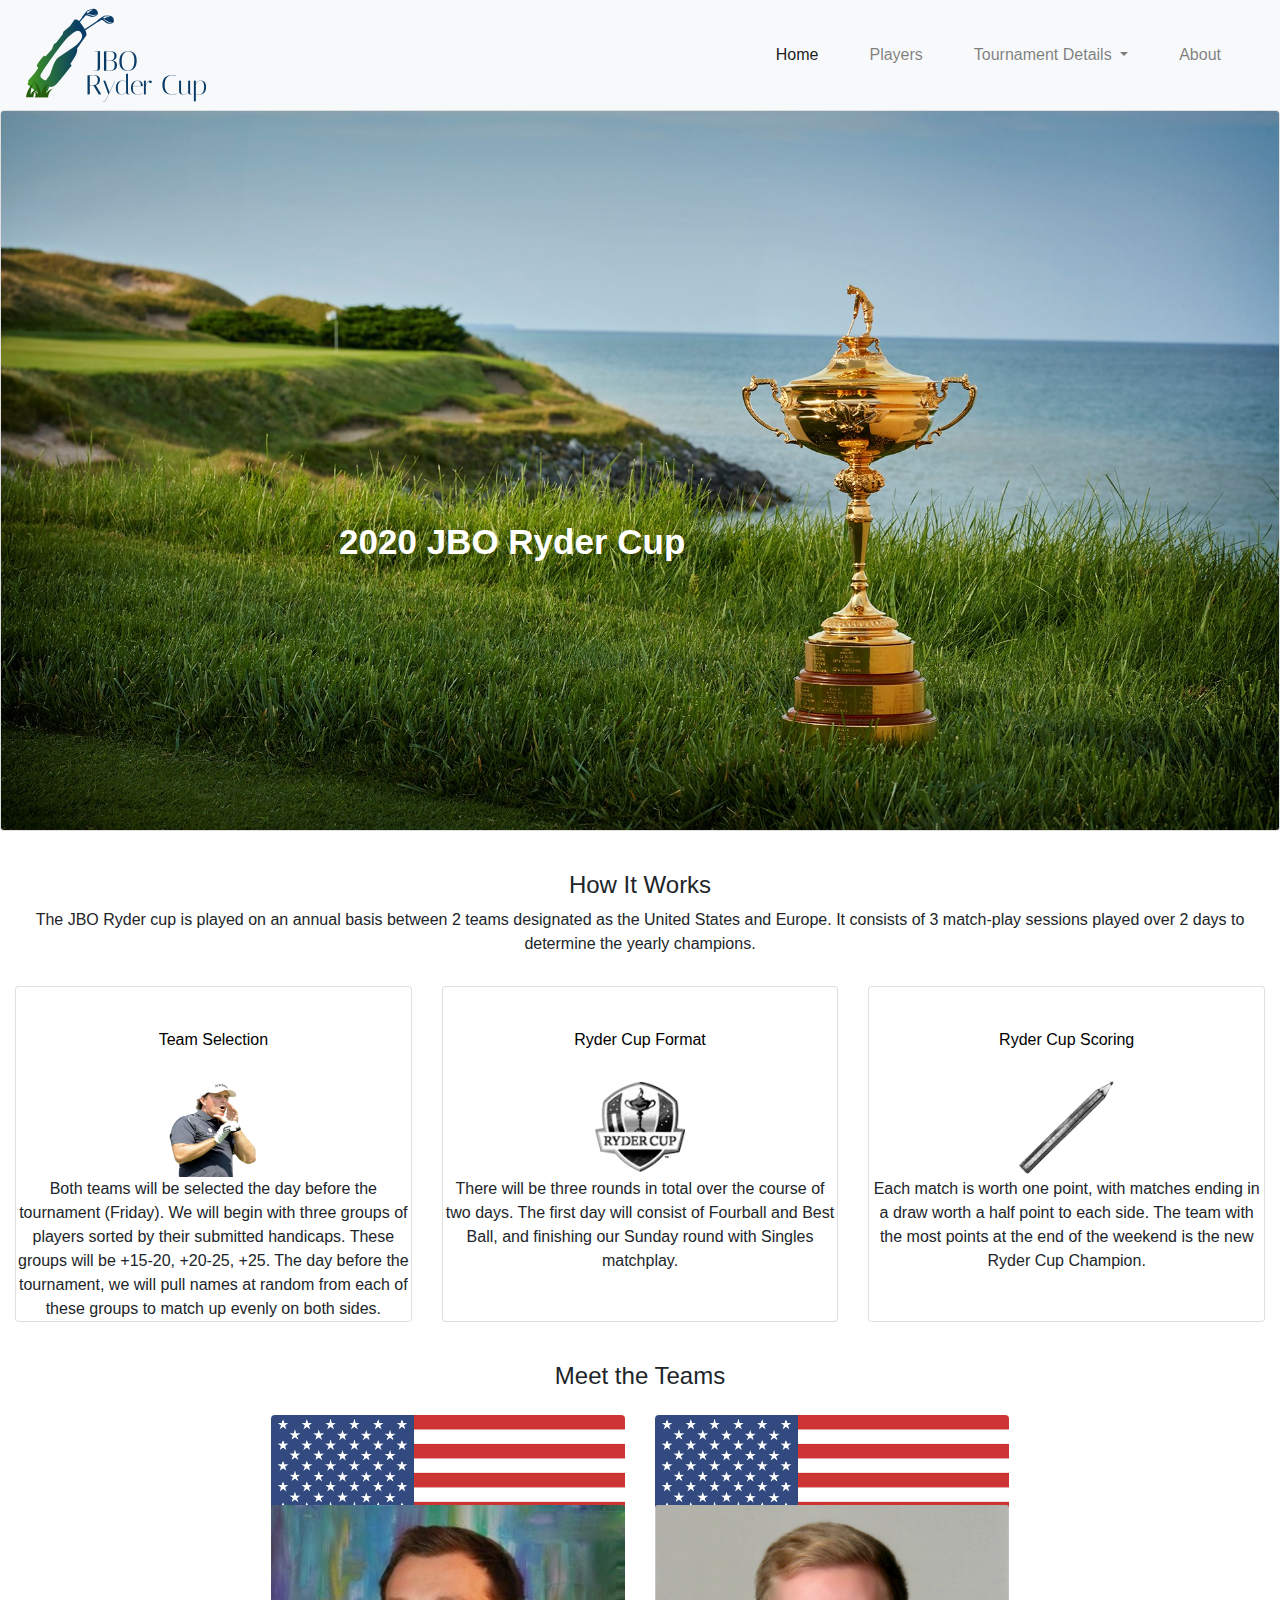
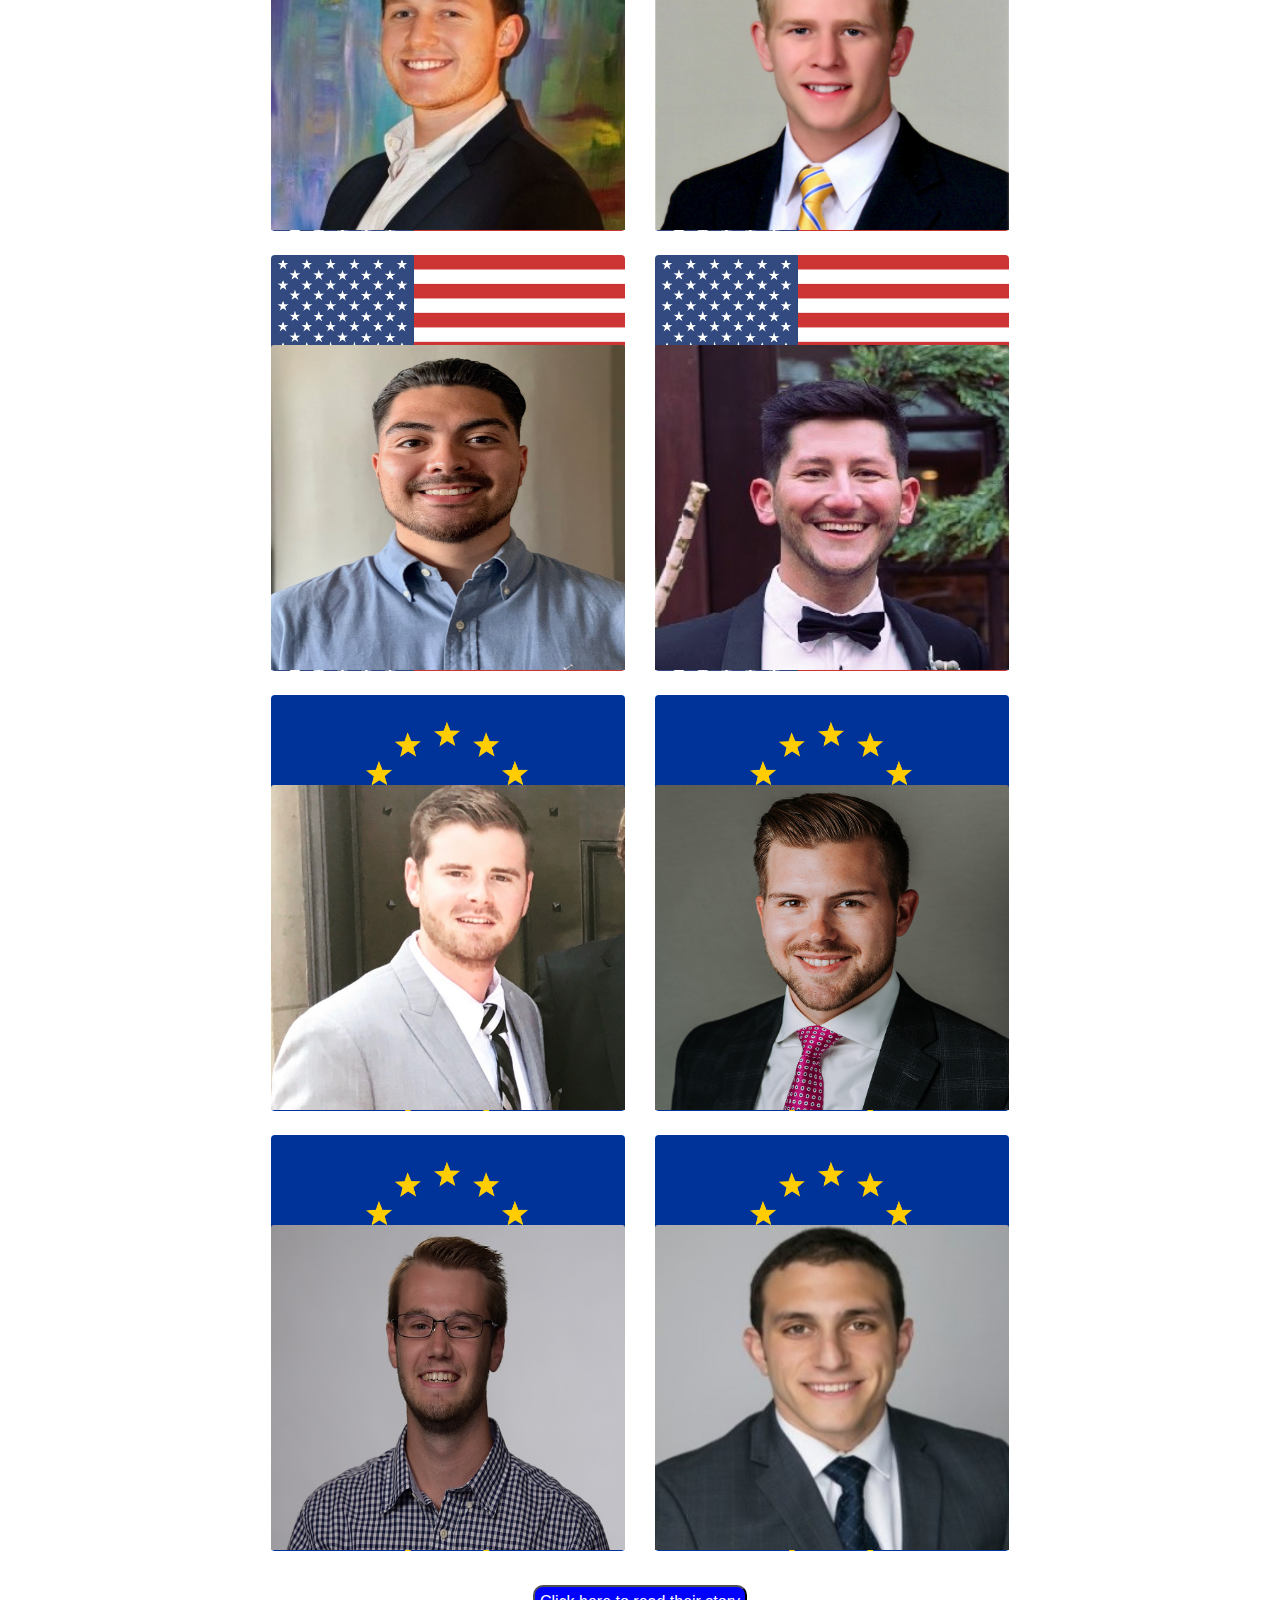
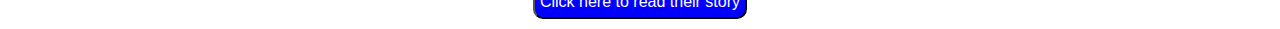
<file: index.html>
<!DOCTYPE html>
<html lang="en">

<head>
  <meta charset="UTF-8">
  <meta name="viewport" content="width=device-width, initial-scale=1.0">
  <link rel="stylesheet" href="https://stackpath.bootstrapcdn.com/bootstrap/4.5.1/css/bootstrap.min.css"
    crossorigin="anonymous">
  <link rel="stylesheet" href="styles.css">
  <title>JBO Ryder Cup</title>
</head>

<body>
  <!-- navbar -->
  <nav class="navbar navbar-expand-lg navbar-light bg-light">
    <a class="navbar-brand" href="./index.html"><img class="brand" src="./assets/logo.png"></a>
    <button class="navbar-toggler" type="button" data-toggle="collapse" data-target="#navbarSupportedContent"
      aria-controls="navbarSupportedContent" aria-expanded="false" aria-label="Toggle navigation">
      <span class="navbar-toggler-icon"></span>
    </button>
    <div class="collapse navbar-collapse" id="navbarSupportedContent">
      <ul class="navbar-nav ml-auto">
        <li class="nav-item active">
          <a class="nav-link" href="./index.html">Home<span class="sr-only">(current)</span></a>
        </li>
        <li class="nav-item">
          <a class="nav-link" href="./players.html">Players</a>
        </li>
        <li class="nav-item dropdown">
          <a class="nav-link dropdown-toggle" href="#" id="navbarDropdown" role="button" data-toggle="dropdown"
            aria-haspopup="true" aria-expanded="false">
            Tournament Details
          </a>
          <div class="dropdown-menu" aria-labelledby="navbarDropdown">
            <a class="dropdown-item" href="./courses.html">Golf Courses</a>
            <a class="dropdown-item" href="./hospitality.html">Hospitality</a>
          </div>
        </li>
        <li class="nav-item">
          <a class="nav-link" href="./about.html">About</a>
        </li>
      </ul>
    </div>
  </nav>

  <!-- homepage image with text over -->
  <div class="media-hp card text-white">
    <img src="./assets/homepage.png" id="homepage-img" class="card-img" alt="ryder cup image">
    <div class="card-img-overlay">
      <h5 class="hp-img-title">2020 JBO Ryder Cup</h5>
    </div>
  </div>

  <!-- how it works section -->
  <div id="howItWorks">
    <div id="howInfo">
      <h4>How It Works</h4>
      <div>The JBO Ryder cup is played on an annual basis between 2 teams designated as the United States and Europe. It
        consists of 3 match-play sessions played over 2 days to determine the yearly champions.</div>
    </div>
    <div class="card-deck homeInfo">
      <div class="card">
        <img
          src="./assets/teamSelection.jpg"
          class="card-img-top howItWorksImg" alt="team selection">
        <div class="card-body">
          <h6 class="card-title">Team Selection</h6>
          <p class="card-text">Both teams will be selected the day before the tournament (Friday). We will begin with
            three groups of players sorted by their submitted handicaps. These groups will be +15-20, +20-25, +25. The
            day before the tournament, we will pull names at random from each of these groups to match up evenly on both
            sides.</p>
        </div>
      </div>
      <div class="card">
        <img
          src="./assets/ryderCupImg.jpg"
          class="card-img-top howItWorksImg" alt="...">
        <div class="card-body">
          <h6 class="card-title">Ryder Cup Format</h6>
          <p class="card-text">There will be three rounds in total over the course of two days. The first day will
            consist of Fourball and Best Ball, and finishing our Sunday round with Singles matchplay.</p>
        </div>
      </div>
      <div class="card">
        <img
          src="./assets/pencil.jpg"
          class="card-img-top howItWorksImg" alt="...">
        <div class="card-body">
          <h6 class="card-title">Ryder Cup Scoring</h6>
          <p class="card-text">Each match is worth one point, with matches ending in a draw worth a half point to each
            side. The team with the most points at the end of the weekend is the new Ryder Cup Champion.</p>
        </div>
      </div>
    </div>
  </div>


  <h4 id="meetThePlayers">Meet the Teams</h4>
  <!-- player pictures -->
  <div class="row row-cols-1 row-cols-md-2 player-cards" id="player-cards">
    <div class="col mb-4">
      <div class="teamOne card player">
        <img src="./assets/Trace.jpg" class="card-img-top homepagePlayers" alt="...">

        <div class="card-body">
          <!-- <h5 class="card-title">Matthew Zabrin</h5> -->
        </div>
      </div>
    </div>
    <div class="col mb-4">
      <div class="teamOne card player">
        <img src="./assets/bayS.jpg" class="card-img-top homepagePlayers" alt="...">
        <div class="card-body">
          <!-- <h5 class="card-title">Zachary Bay</h5> -->
        </div>
      </div>
    </div>
    <div class="col mb-4">
      <div class="teamOne card player">
        <img src="./assets/murg.jpg" class="card-img-top homepagePlayers" alt="...">
        <div class="card-body">
          <!-- <h5 class="card-title">Jason Dubois</h5> -->
        </div>
      </div>
    </div>
    <div class="col mb-4">
      <div class="teamOne card player">
        <img src="./assets/chase.jpg" class="card-img-top homepagePlayers" alt="...">

        <div class="card-body">
          <!-- <h5 class="card-title">Kieran Lynch</h5> -->
        </div>
      </div>
    </div>
    <div class="col mb-4">
      <div class="teamTwo card player">
        <img src="./assets/duboisS.jpg" class="card-img-top homepagePlayers" alt="...">

        <div class="card-body">
          <!-- <h5 class="card-title">Eric Sagadin</h5> -->
        </div>
      </div>
    </div>
    <div class="col mb-4">
      <div class="teamTwo card player">
        <img src="./assets/ericS.jpg" class="card-img-top homepagePlayers" alt="...">
        <div class="card-body">
          <!-- <h5 class="card-title">Steven Murgia</h5> -->
        </div>
      </div>
    </div>
    <div class="col mb-4">
      <div class="teamTwo card player">
        <img src="./assets/KieranHeadshot.jpg" class="card-img-top homepagePlayers" alt="...">
        <div class="card-body">
          <!-- <h5 class="card-title">Chase Smith</h5> -->
        </div>
      </div>
    </div>
    <div class="col mb-4">
      <div class="teamTwo card player">
        <img src="./assets/chewyS.jpg" class="card-img-top homepagePlayers" alt="...">
        <div class="card-body">
          <!-- <h5 class="card-title">Trace Linhart</h5> -->
        </div>
      </div>
    </div>
  </div>
  <div id="playersButton">
    <a href="./players.html">
      <button>
        <h6>Click here to read their story</h6>
      </button>
    </a>
  </div>

  <!-- linking jquery and everything else for bootstrap -->
  <script src="https://code.jquery.com/jquery-3.5.1.slim.min.js"
    integrity="sha384-DfXdz2htPH0lsSSs5nCTpuj/zy4C+OGpamoFVy38MVBnE+IbbVYUew+OrCXaRkfj"
    crossorigin="anonymous"></script>
  <script src="https://cdn.jsdelivr.net/npm/popper.js@1.16.1/dist/umd/popper.min.js"
    integrity="sha384-9/reFTGAW83EW2RDu2S0VKaIzap3H66lZH81PoYlFhbGU+6BZp6G7niu735Sk7lN"
    crossorigin="anonymous"></script>
  <script src="https://stackpath.bootstrapcdn.com/bootstrap/4.5.1/js/bootstrap.min.js"
    integrity="sha384-XEerZL0cuoUbHE4nZReLT7nx9gQrQreJekYhJD9WNWhH8nEW+0c5qq7aIo2Wl30J"
    crossorigin="anonymous"></script>
</body>

</html>
</file>
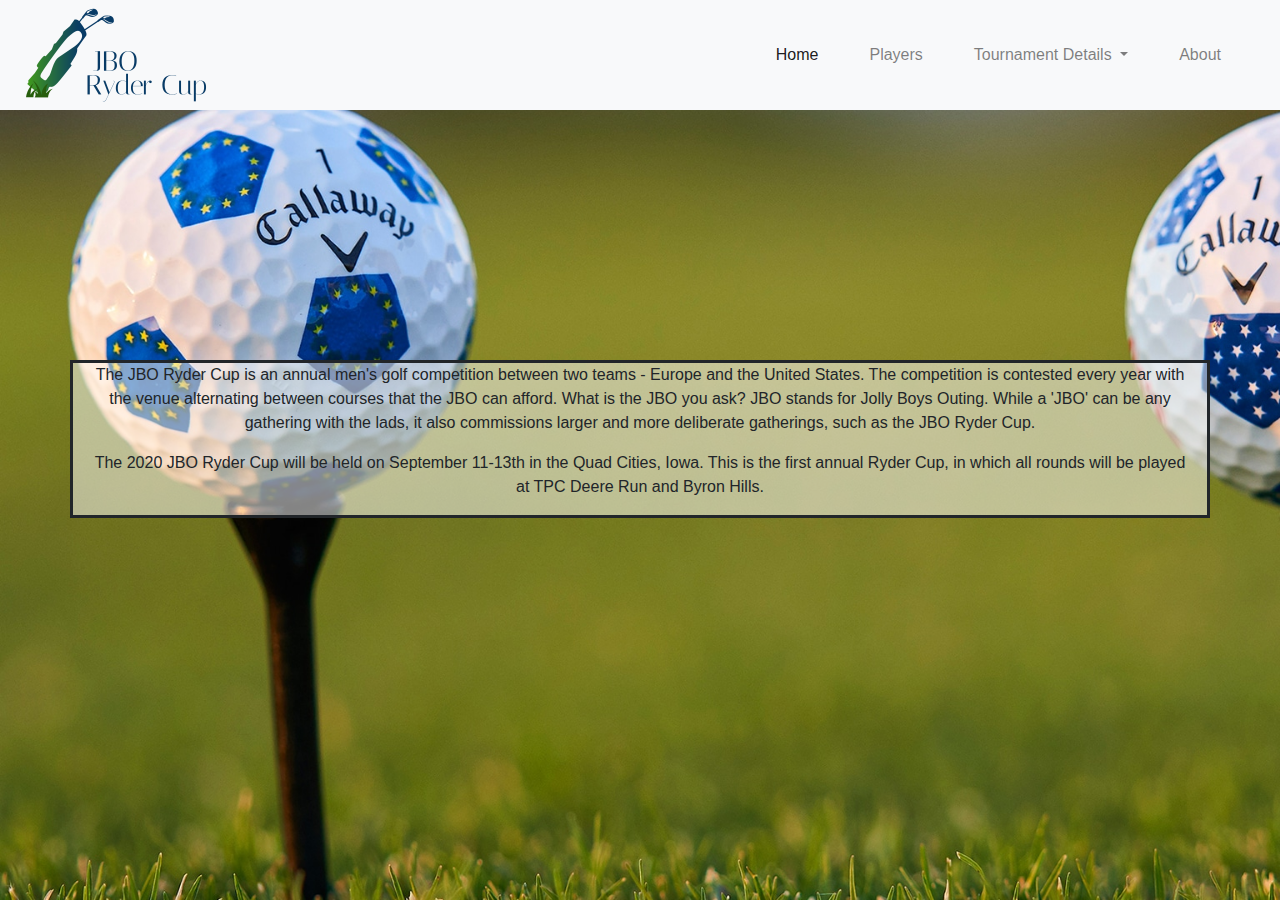
<file: about.html>
<!DOCTYPE html>
<html lang="en">
<head>
    <meta charset="UTF-8">
    <meta name="viewport" content="width=device-width, initial-scale=1.0">
    <link rel="stylesheet" href="https://stackpath.bootstrapcdn.com/bootstrap/4.5.1/css/bootstrap.min.css"
        crossorigin="anonymous">
    <link rel="stylesheet" href="styles.css">
    <title>About</title>
</head>
<body id="aboutField">
    <nav class="navbar navbar-expand-lg navbar-light bg-light">
        <a class="navbar-brand" href="./index.html"><img class="brand" src="./assets/logo.png"></a>
        <button class="navbar-toggler" type="button" data-toggle="collapse" data-target="#navbarSupportedContent"
            aria-controls="navbarSupportedContent" aria-expanded="false" aria-label="Toggle navigation">
            <span class="navbar-toggler-icon"></span>
        </button>
        <div class="collapse navbar-collapse" id="navbarSupportedContent">
            <ul class="navbar-nav ml-auto">
                <li class="nav-item active">
                    <a class="nav-link" href="./index.html">Home<span class="sr-only">(current)</span></a>
                </li>
                <li class="nav-item">
                    <a class="nav-link" href="./players.html">Players</a>
                </li>
                <li class="nav-item dropdown">
                    <a class="nav-link dropdown-toggle" href="#" id="navbarDropdown" role="button"
                        data-toggle="dropdown" aria-haspopup="true" aria-expanded="false">
                        Tournament Details
                    </a>
                    <div class="dropdown-menu" aria-labelledby="navbarDropdown">
                        <a class="dropdown-item" href="./courses.html">Golf Courses</a>
                        <a class="dropdown-item" href="./hospitality.html">Hospitality</a>
                    </div>
                </li>
                <li class="nav-item">
                    <a class="nav-link" href="./about.html">About</a>
                </li>
            </ul>
        </div>
    </nav>

    <main id="aboutInfo">
        <div id="aboutSection" class="container">
            <p>
                The JBO Ryder Cup is an annual men's golf competition between two teams - Europe and the United States. The competition is contested every year with the venue alternating between courses that the JBO can afford. What is the JBO you ask? JBO stands for Jolly Boys Outing. While a 'JBO' can be any gathering with the lads, it also commissions larger and more deliberate gatherings, such as the JBO Ryder Cup.
            </p>
            <p>
                The 2020 JBO Ryder Cup will be held on September 11-13th in the Quad Cities, Iowa. This is the first annual Ryder Cup, in which all rounds will be played at TPC Deere Run and Byron Hills.
            </p>
        </div>
    </main>
    



    <!-- linking jquery and everything else for bootstrap -->
    <script src="https://code.jquery.com/jquery-3.5.1.slim.min.js"
        integrity="sha384-DfXdz2htPH0lsSSs5nCTpuj/zy4C+OGpamoFVy38MVBnE+IbbVYUew+OrCXaRkfj"
        crossorigin="anonymous"></script>
    <script src="https://cdn.jsdelivr.net/npm/popper.js@1.16.1/dist/umd/popper.min.js"
        integrity="sha384-9/reFTGAW83EW2RDu2S0VKaIzap3H66lZH81PoYlFhbGU+6BZp6G7niu735Sk7lN"
        crossorigin="anonymous"></script>
    <script src="https://stackpath.bootstrapcdn.com/bootstrap/4.5.1/js/bootstrap.min.js"
        integrity="sha384-XEerZL0cuoUbHE4nZReLT7nx9gQrQreJekYhJD9WNWhH8nEW+0c5qq7aIo2Wl30J"
        crossorigin="anonymous"></script>
</body>
</html>
</file>
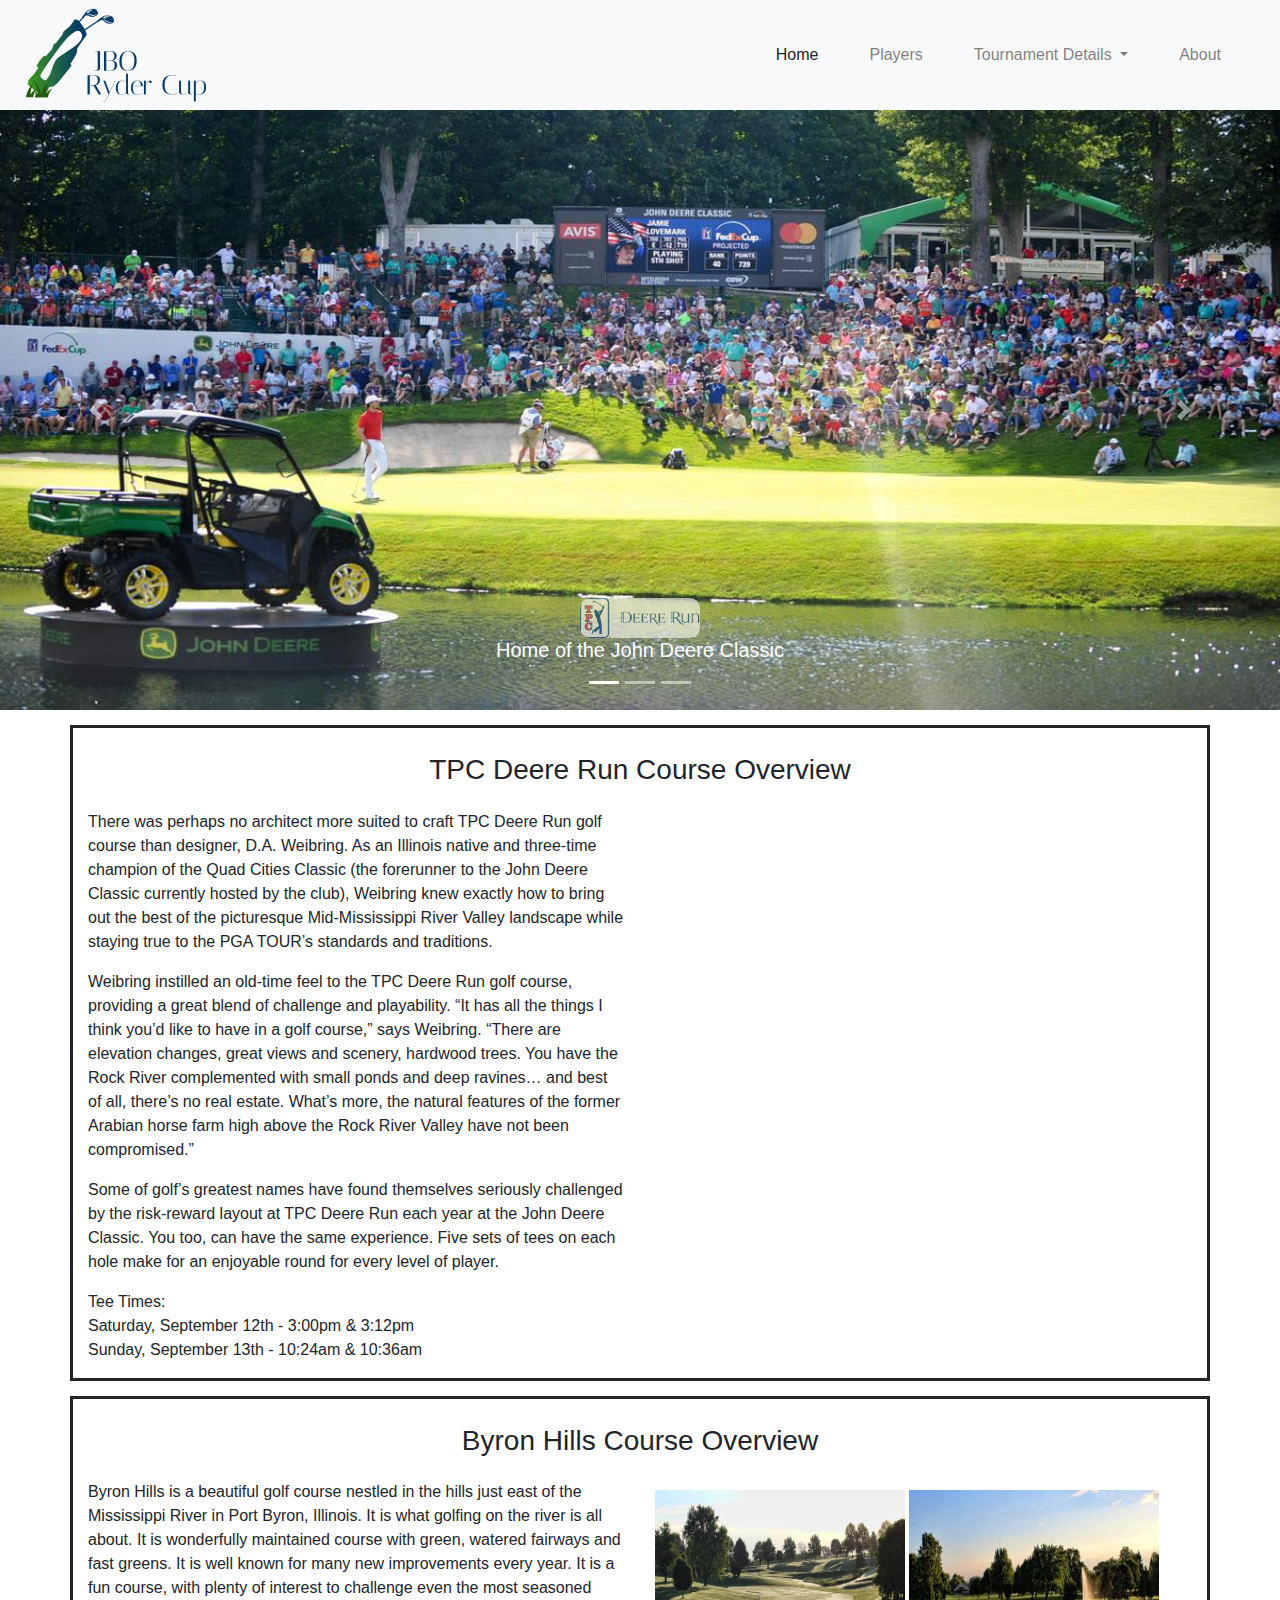
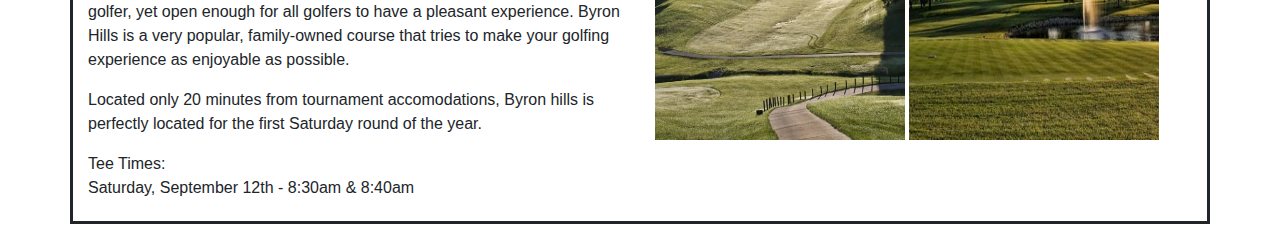
<file: courses.html>
<!DOCTYPE html>
<html lang="en">

<head>
    <meta charset="UTF-8">
    <meta name="viewport" content="width=device-width, initial-scale=1.0">
    <link rel="stylesheet" href="https://stackpath.bootstrapcdn.com/bootstrap/4.5.1/css/bootstrap.min.css"
        crossorigin="anonymous">
    <link rel="stylesheet" href="styles.css">
    <title>Courses</title>
</head>

<body>
    <nav class="navbar navbar-expand-lg navbar-light bg-light">
        <a class="navbar-brand" href="./index.html"><img class="brand" src="./assets/logo.png"></a>
        <button class="navbar-toggler" type="button" data-toggle="collapse" data-target="#navbarSupportedContent"
            aria-controls="navbarSupportedContent" aria-expanded="false" aria-label="Toggle navigation">
            <span class="navbar-toggler-icon"></span>
        </button>
        <div class="collapse navbar-collapse" id="navbarSupportedContent">
            <ul class="navbar-nav ml-auto">
                <li class="nav-item active">
                    <a class="nav-link" href="./index.html">Home<span class="sr-only">(current)</span></a>
                </li>
                <li class="nav-item">
                    <a class="nav-link" href="./players.html">Players</a>
                </li>
                <li class="nav-item dropdown">
                    <a class="nav-link dropdown-toggle" href="#" id="navbarDropdown" role="button"
                        data-toggle="dropdown" aria-haspopup="true" aria-expanded="false">
                        Tournament Details
                    </a>
                    <div class="dropdown-menu" aria-labelledby="navbarDropdown">
                        <a class="dropdown-item" href="./courses.html">Golf Courses</a>
                        <a class="dropdown-item" href="./hospitality.html">Hospitality</a>
                    </div>
                </li>
                <li class="nav-item">
                    <a class="nav-link" href="./about.html">About</a>
                </li>
            </ul>
        </div>
    </nav>

    <div id="carouselExampleCaptions" class="carousel slide" data-ride="carousel">
        <ol class="carousel-indicators">
            <li data-target="#carouselExampleCaptions" data-slide-to="0" class="active"></li>
            <li data-target="#carouselExampleCaptions" data-slide-to="1"></li>
            <li data-target="#carouselExampleCaptions" data-slide-to="2"></li>
        </ol>
        <div class="carousel-inner">
            <div class="carousel-item active">
                <img src="./assets/crowd.jpg" class="d-block w-100" alt="...">
                <div class="carousel-caption d-none d-md-block">
                    <img src="./assets/tpcLogo.jpg" class="TPCLOGO">
                    <h5>Home of the John Deere Classic</h5>
                </div>
            </div>
            <div class="carousel-item">
                <img src="./assets/hole 18.jpg" class="d-block w-100" alt="...">
                <div class="carousel-caption d-none d-md-block">
                    <img src="./assets/tpcLogo.jpg" class="TPCLOGO">
                    <h5>Hole 18</h5>
                </div>
            </div>
            <div class="carousel-item">
                <img src="./assets/hole16.jpg" class="d-block w-100" alt="...">
                <div class="carousel-caption d-none d-md-block">
                    <img src="./assets/tpcLogo.jpg" class="TPCLOGO">
                    <h5>Rolling hills looking over the Rock River</h5>
                </div>
            </div>
        </div>
        <a class="carousel-control-prev" href="#carouselExampleCaptions" role="button" data-slide="prev">
            <span class="carousel-control-prev-icon" aria-hidden="true"></span>
            <span class="sr-only">Previous</span>
        </a>
        <a class="carousel-control-next" href="#carouselExampleCaptions" role="button" data-slide="next">
            <span class="carousel-control-next-icon" aria-hidden="true"></span>
            <span class="sr-only">Next</span>
        </a>
    </div>

    <div id="deereRunInfo" class="container">
        <h3 class="courseHeader">TPC Deere Run Course Overview</h3>
        <div class="row">
            <div class="col">
                <p>
                    There was perhaps no architect more suited to craft TPC Deere Run golf course than designer, D.A.
                    Weibring.
                    As
                    an Illinois native and three-time champion of the Quad Cities Classic (the forerunner to the John
                    Deere
                    Classic
                    currently hosted by the club), Weibring knew exactly how to bring out the best of the picturesque
                    Mid-Mississippi River Valley landscape while staying true to the PGA TOUR’s standards and
                    traditions.
                </p>
                <p>
                    Weibring instilled an old-time feel to the TPC Deere Run golf course, providing a great blend of
                    challenge
                    and
                    playability. “It has all the things I think you’d like to have in a golf course,” says Weibring.
                    “There are
                    elevation changes, great views and scenery, hardwood trees. You have the Rock River complemented
                    with small
                    ponds and deep ravines… and best of all, there’s no real estate. What’s more, the natural features
                    of the
                    former
                    Arabian horse farm high above the Rock River Valley have not been compromised.”
                </p>
                <p>
                    Some of golf’s greatest names have found themselves seriously challenged by the risk-reward layout
                    at TPC
                    Deere
                    Run each year at the John Deere Classic. You too, can have the same experience. Five sets of tees on
                    each
                    hole
                    make for an enjoyable round for every level of player.
                </p>
                <p>Tee Times:<br>Saturday, September 12th - 3:00pm & 3:12pm<br>Sunday, September 13th - 10:24am & 10:36am
                </p>
            </div>
            <div id="videos" class="col">
                <iframe width="500" height="250" src="https://www.youtube.com/embed/F4Tl9SFAXN4" frameborder="0"
                    allow="accelerometer; autoplay; encrypted-media; gyroscope; picture-in-picture"
                    allowfullscreen></iframe>
                <iframe width="500" height="250" src="https://www.youtube.com/embed/UuHDSN23p6Q" frameborder="0"
                    allow="accelerometer; autoplay; encrypted-media; gyroscope; picture-in-picture"
                    allowfullscreen></iframe>
            </div>
        </div>
    </div>

    <div id="byronHills" class="container">
        <h3 class="courseHeader">Byron Hills Course Overview</h3>
        <div class="row">
            <div class="col">
                <p>
                    Byron Hills is a beautiful golf course nestled in the hills just east of the Mississippi River in Port Byron, Illinois. It is what golfing on the river is all about. It is wonderfully maintained course with green, watered fairways and fast greens. It is well known for many new improvements every year. It is a fun course, with plenty of interest to challenge even the most seasoned golfer, yet open enough for all golfers to have a pleasant experience. Byron Hills is a very popular, family-owned course that tries to make your golfing experience as enjoyable as possible.
                </p>
                <p>
                    Located only 20 minutes from tournament accomodations, Byron hills is perfectly located for the first Saturday round of the year.
                </p>
                <p>Tee Times:<br>Saturday, September 12th - 8:30am & 8:40am
                </p>
            </div>
            <div id="byronPics" class="col">
                <img class="byronImg" src="./assets/byronHillsOne.jpg">
                <img class="byronImg" src="./assets/byronHillsTwo.jpg">
            </div>
        </div>
    </div>


    <!-- linking jquery and everything else for bootstrap -->
    <script src="https://code.jquery.com/jquery-3.5.1.slim.min.js"
        integrity="sha384-DfXdz2htPH0lsSSs5nCTpuj/zy4C+OGpamoFVy38MVBnE+IbbVYUew+OrCXaRkfj"
        crossorigin="anonymous"></script>
    <script src="https://cdn.jsdelivr.net/npm/popper.js@1.16.1/dist/umd/popper.min.js"
        integrity="sha384-9/reFTGAW83EW2RDu2S0VKaIzap3H66lZH81PoYlFhbGU+6BZp6G7niu735Sk7lN"
        crossorigin="anonymous"></script>
    <script src="https://stackpath.bootstrapcdn.com/bootstrap/4.5.1/js/bootstrap.min.js"
        integrity="sha384-XEerZL0cuoUbHE4nZReLT7nx9gQrQreJekYhJD9WNWhH8nEW+0c5qq7aIo2Wl30J"
        crossorigin="anonymous"></script>
</body>

</html>
</file>
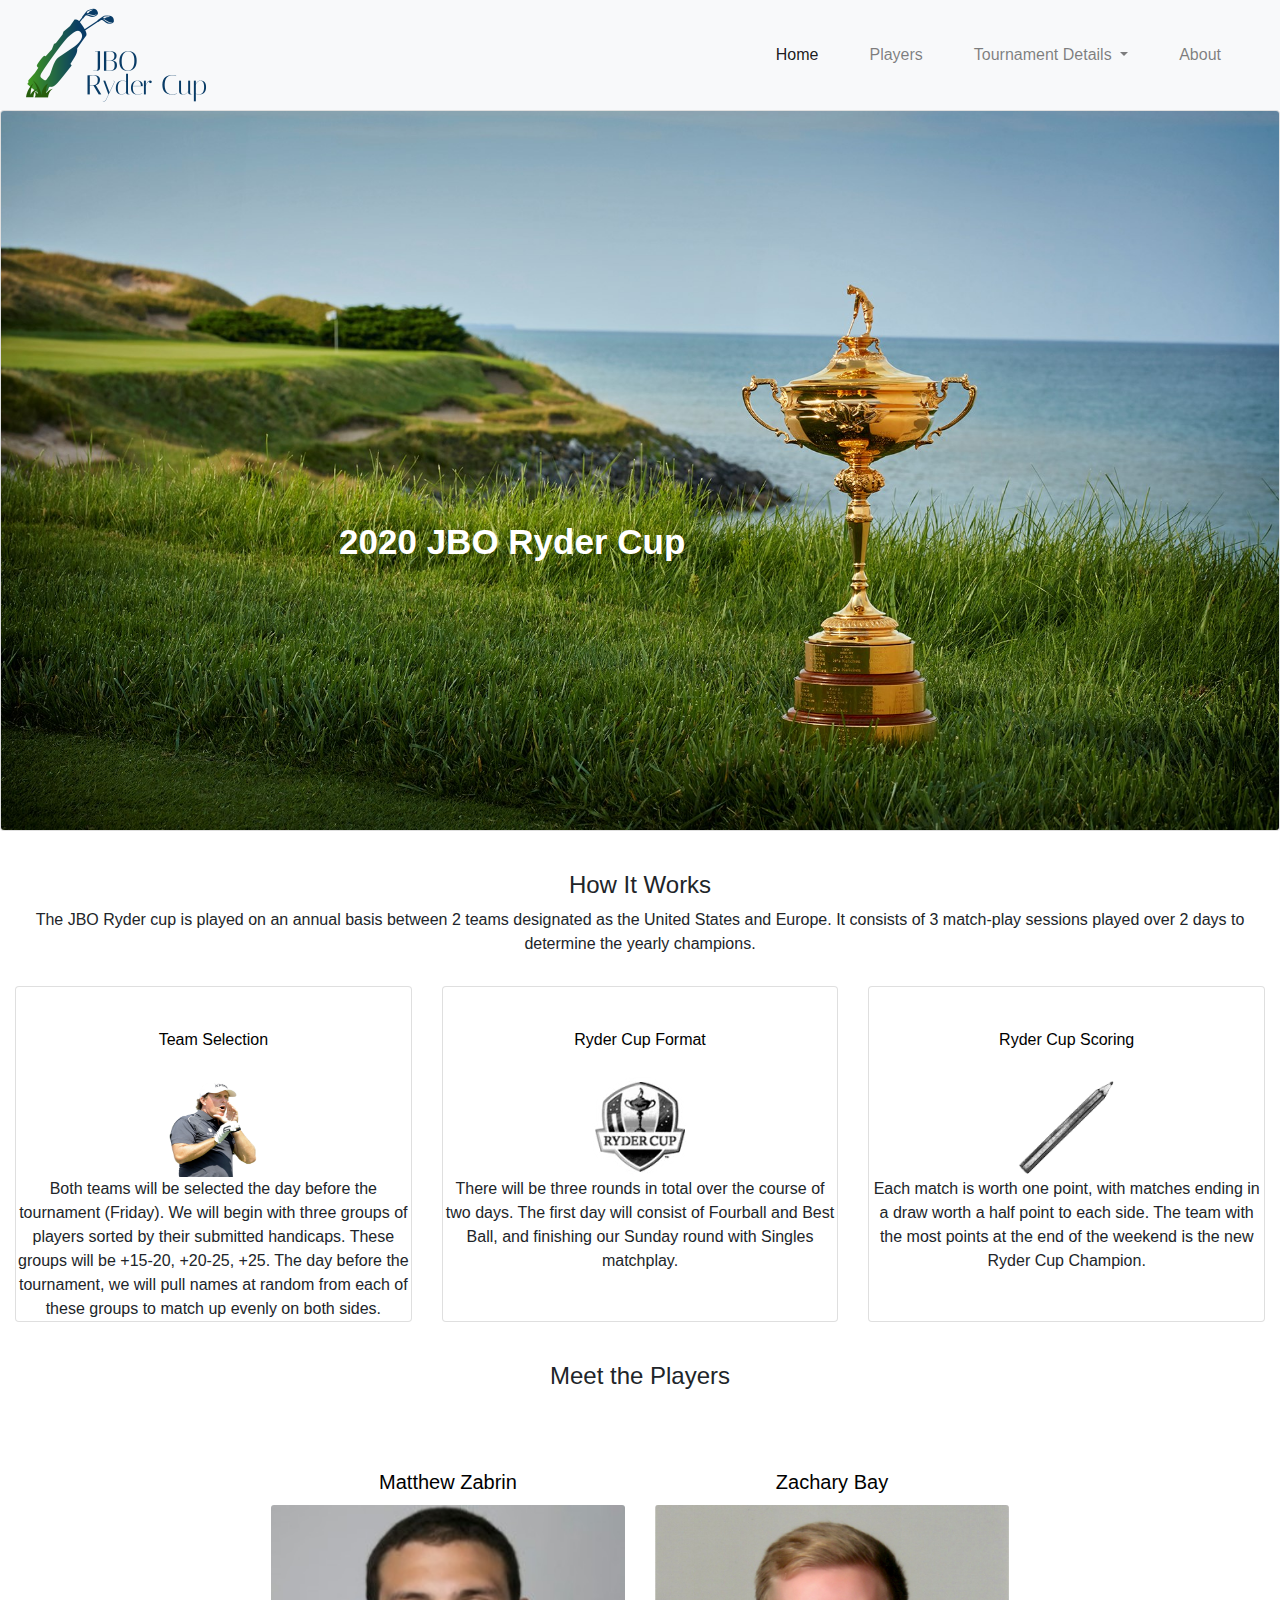
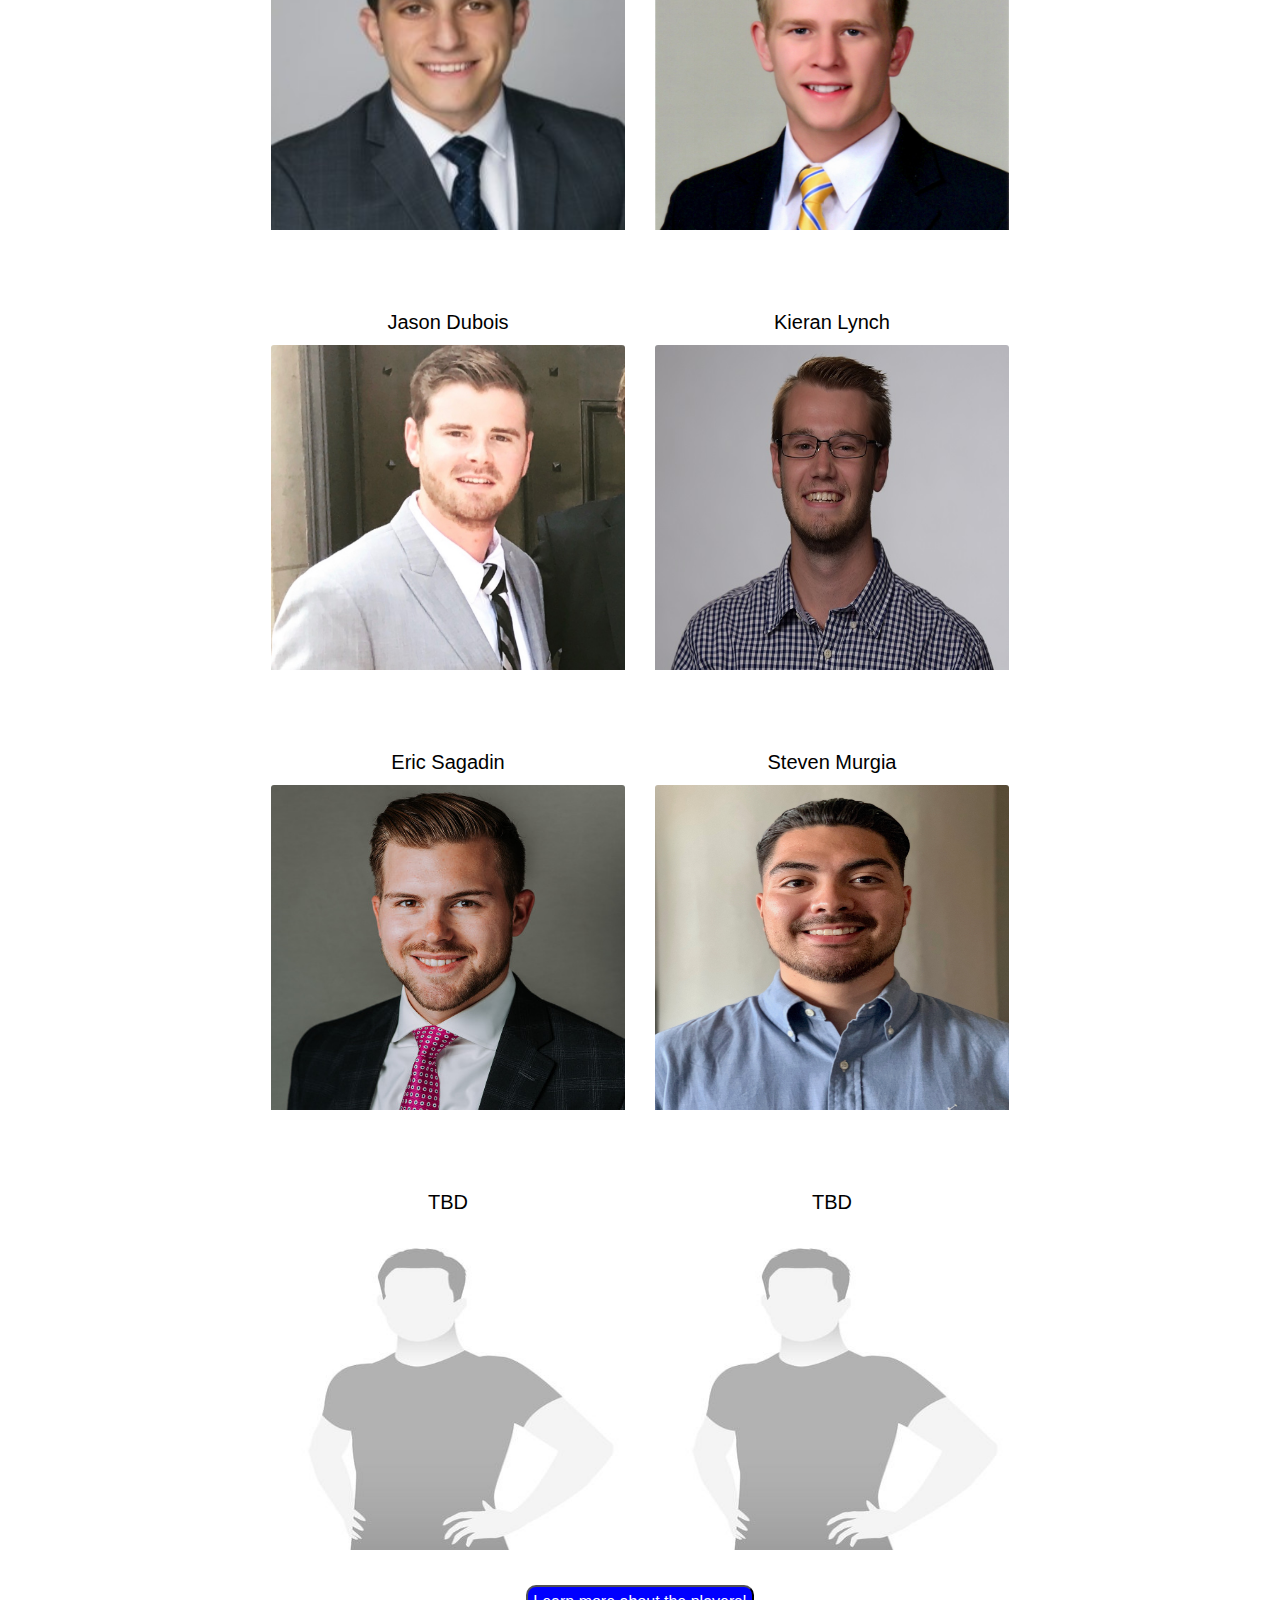
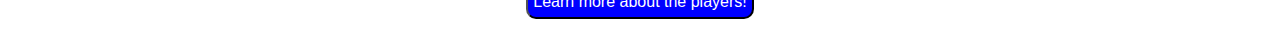
<file: home.html>
<!DOCTYPE html>
<html lang="en">

<head>
  <meta charset="UTF-8">
  <meta name="viewport" content="width=device-width, initial-scale=1.0">
  <link rel="stylesheet" href="https://stackpath.bootstrapcdn.com/bootstrap/4.5.1/css/bootstrap.min.css"
    crossorigin="anonymous">
  <link rel="stylesheet" href="styles.css">
  <title>JBO Ryder Cup</title>
</head>

<body>
  <!-- navbar -->
  <nav class="navbar navbar-expand-lg navbar-light bg-light">
    <a class="navbar-brand" href="./index.html"><img class="brand" src="assets/logo.png"></a>
    <button class="navbar-toggler" type="button" data-toggle="collapse" data-target="#navbarSupportedContent"
      aria-controls="navbarSupportedContent" aria-expanded="false" aria-label="Toggle navigation">
      <span class="navbar-toggler-icon"></span>
    </button>
    <div class="collapse navbar-collapse" id="navbarSupportedContent">
      <ul class="navbar-nav ml-auto">
        <li class="nav-item active">
          <a class="nav-link" href="./index.html">Home<span class="sr-only">(current)</span></a>
        </li>
        <li class="nav-item">
          <a class="nav-link" href="./players.html">Players</a>
        </li>
        <li class="nav-item dropdown">
          <a class="nav-link dropdown-toggle" href="#" id="navbarDropdown" role="button" data-toggle="dropdown"
            aria-haspopup="true" aria-expanded="false">
            Tournament Details
          </a>
          <div class="dropdown-menu" aria-labelledby="navbarDropdown">
            <a class="dropdown-item" href="./courses.html">Golf Courses</a>
            <a class="dropdown-item" href="./hospitality.html">Hospitality</a>
          </div>
        </li>
        <li class="nav-item">
          <a class="nav-link" href="./about.html">About</a>
        </li>
      </ul>
    </div>
  </nav>

  <!-- homepage image with text over -->
  <div class="media-hp card text-white">
    <img src="./assets/homepage.png" id="homepage-img" class="card-img" alt="ryder cup image">
    <div class="card-img-overlay">
      <h5 class="hp-img-title">2020 JBO Ryder Cup</h5>
    </div>
  </div>

  <!-- how it works section -->
  <div id="howItWorks">
    <div id="howInfo">
      <h4>How It Works</h4>
      <div>The JBO Ryder cup is played on an annual basis between 2 teams designated as the United States and Europe. It
        consists of 3 match-play sessions played over 2 days to determine the yearly champions.</div>
    </div>
    <div class="card-deck homeInfo">
      <div class="card">
        <img
          src="assets/teamSelection.jpg"
          class="card-img-top howItWorksImg" alt="team selection">
        <div class="card-body">
          <h6 class="card-title">Team Selection</h6>
          <p class="card-text">Both teams will be selected the day before the tournament (Friday). We will begin with
            three groups of players sorted by their submitted handicaps. These groups will be +15-20, +20-25, +25. The
            day before the tournament, we will pull names at random from each of these groups to match up evenly on both
            sides.</p>
        </div>
      </div>
      <div class="card">
        <img
          src="assets/ryderCupImg.jpg"
          class="card-img-top howItWorksImg" alt="...">
        <div class="card-body">
          <h6 class="card-title">Ryder Cup Format</h6>
          <p class="card-text">There will be three rounds in total over the course of two days. The first day will
            consist of Fourball and Best Ball, and finishing our Sunday round with Singles matchplay.</p>
        </div>
      </div>
      <div class="card">
        <img
          src="assets/pencil.jpg"
          class="card-img-top howItWorksImg" alt="...">
        <div class="card-body">
          <h6 class="card-title">Ryder Cup Scoring</h6>
          <p class="card-text">Each match is worth one point, with matches ending in a draw worth a half point to each
            side. The team with the most points at the end of the weekend is the new Ryder Cup Champion.</p>
        </div>
      </div>
    </div>
  </div>


  <h4 id="meetThePlayers">Meet the Players</h4>
  <!-- player pictures -->
  <div class="row row-cols-1 row-cols-md-2 player-cards" id="player-cards">
    <div class="col mb-4">
      <div class="card player">
        <img src="./assets/chewyS.jpg" class="card-img-top homepagePlayers" alt="...">
        <div class="card-body">
          <h5 class="card-title">Matthew Zabrin</h5>
        </div>
      </div>
    </div>
    <div class="col mb-4">
      <div class="card player">
        <img src="./assets/bayS.jpg" class="card-img-top homepagePlayers" alt="...">
        <div class="card-body">
          <h5 class="card-title">Zachary Bay</h5>
        </div>
      </div>
    </div>
    <div class="col mb-4">
      <div class="card player">
        <img src="./assets/duboisS.jpg" class="card-img-top homepagePlayers" alt="...">
        <div class="card-body">
          <h5 class="card-title">Jason Dubois</h5>
        </div>
      </div>
    </div>
    <div class="col mb-4">
      <div class="card player">
        <img src="./assets/KieranHeadshot.jpg" class="card-img-top homepagePlayers" alt="...">
        <div class="card-body">
          <h5 class="card-title">Kieran Lynch</h5>
        </div>
      </div>
    </div>
    <div class="col mb-4">
      <div class="card player">
        <img src="./assets/ericS.jpg" class="card-img-top homepagePlayers" alt="...">
        <div class="card-body">
          <h5 class="card-title">Eric Sagadin</h5>
        </div>
      </div>
    </div>
    <div class="col mb-4">
      <div class="card player">
        <img src="./assets/murg.jpg" class="card-img-top homepagePlayers" alt="...">
        <div class="card-body">
          <h5 class="card-title">Steven Murgia</h5>
        </div>
      </div>
    </div>
    <div class="col mb-4">
      <div class="card player">
        <img src="./assets/placeholder.png" class="card-img-top homepagePlayers" alt="...">
        <div class="card-body">
          <h5 class="card-title">TBD</h5>
        </div>
      </div>
    </div>
    <div class="col mb-4">
      <div class="card player">
        <img src="./assets/placeholder.png" class="card-img-top homepagePlayers" alt="...">
        <div class="card-body">
          <h5 class="card-title">TBD</h5>
        </div>
      </div>
    </div>
  </div>
  <div id="playersButton">
    <a href="./players.html">
      <button>
        <h6>Learn more about the players!</h6>
      </button>
    </a>
  </div>

  <!-- linking jquery and everything else for bootstrap -->
  <script src="https://code.jquery.com/jquery-3.5.1.slim.min.js"
    integrity="sha384-DfXdz2htPH0lsSSs5nCTpuj/zy4C+OGpamoFVy38MVBnE+IbbVYUew+OrCXaRkfj"
    crossorigin="anonymous"></script>
  <script src="https://cdn.jsdelivr.net/npm/popper.js@1.16.1/dist/umd/popper.min.js"
    integrity="sha384-9/reFTGAW83EW2RDu2S0VKaIzap3H66lZH81PoYlFhbGU+6BZp6G7niu735Sk7lN"
    crossorigin="anonymous"></script>
  <script src="https://stackpath.bootstrapcdn.com/bootstrap/4.5.1/js/bootstrap.min.js"
    integrity="sha384-XEerZL0cuoUbHE4nZReLT7nx9gQrQreJekYhJD9WNWhH8nEW+0c5qq7aIo2Wl30J"
    crossorigin="anonymous"></script>
</body>

</html>
</file>
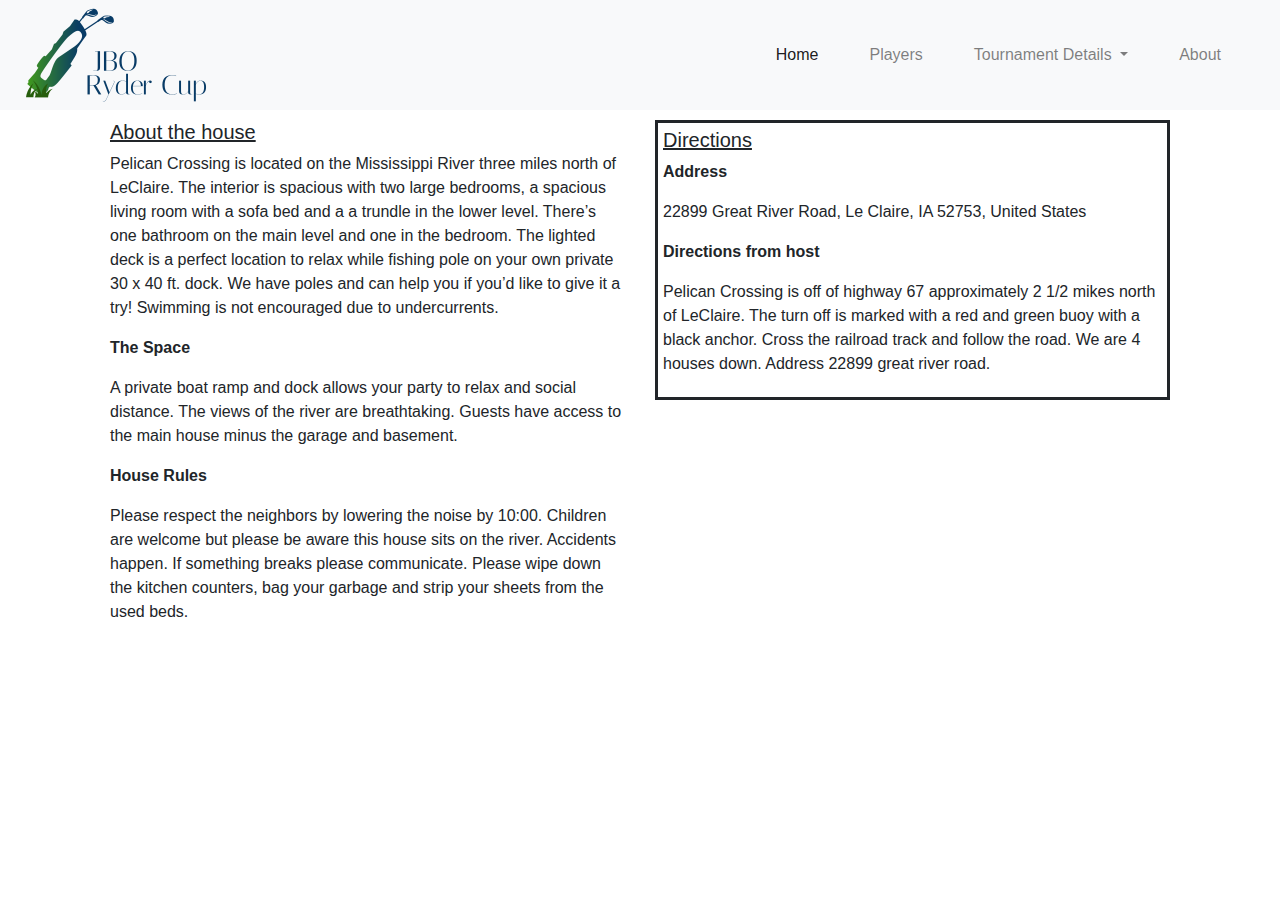
<file: hospitality.html>
<!DOCTYPE html>
<html lang="en">

<head>
    <meta charset="UTF-8">
    <meta name="viewport" content="width=device-width, initial-scale=1.0">
    <link rel="stylesheet" href="https://stackpath.bootstrapcdn.com/bootstrap/4.5.1/css/bootstrap.min.css"
        crossorigin="anonymous">
    <link rel="stylesheet" href="styles.css">
    <title>Hospitality</title>
</head>

<body>
    <nav class="navbar navbar-expand-lg navbar-light bg-light">
        <a class="navbar-brand" href="./index.html"><img class="brand" src="./assets/logo.png"></a>
        <button class="navbar-toggler" type="button" data-toggle="collapse" data-target="#navbarSupportedContent"
            aria-controls="navbarSupportedContent" aria-expanded="false" aria-label="Toggle navigation">
            <span class="navbar-toggler-icon"></span>
        </button>
        <div class="collapse navbar-collapse" id="navbarSupportedContent">
            <ul class="navbar-nav ml-auto">
                <li class="nav-item active">
                    <a class="nav-link" href="./index.html">Home<span class="sr-only">(current)</span></a>
                </li>
                <li class="nav-item">
                    <a class="nav-link" href="./players.html">Players</a>
                </li>
                <li class="nav-item dropdown">
                    <a class="nav-link dropdown-toggle" href="#" id="navbarDropdown" role="button"
                        data-toggle="dropdown" aria-haspopup="true" aria-expanded="false">
                        Tournament Details
                    </a>
                    <div class="dropdown-menu" aria-labelledby="navbarDropdown">
                        <a class="dropdown-item" href="./courses.html">Golf Courses</a>
                        <a class="dropdown-item" href="./hospitality.html">Hospitality</a>
                    </div>
                </li>
                <li class="nav-item">
                    <a class="nav-link" href="./about.html">About</a>
                </li>
            </ul>
        </div>
    </nav>


    <div class="container">
        <div id="houseDetails" class="row">
            <div id="houseInfo" class="col">
                <h5 class="houseHeadings">About the house</h5>
                <p>Pelican Crossing is located on the Mississippi River three miles north of LeClaire. The interior is
                    spacious with two large bedrooms, a spacious living room with a sofa bed and a a trundle in the
                    lower level. There’s one bathroom on the main level and one in the bedroom. The lighted deck is a
                    perfect location to relax while fishing pole on your own private 30 x 40 ft. dock. We have poles and
                    can help you if you’d like to give it a try! Swimming is not encouraged due to undercurrents.
                    <p><b>The Space</b></p>
                    <p>
                        A private boat ramp and dock allows your party to relax and social distance. The views of the
                        river are breathtaking.
                        Guests have access to the main house minus the garage and basement.
                    </p>
                    <p><b>House Rules</b></p>
                    <p>Please respect the neighbors by lowering the noise by 10:00.
                        Children are welcome but please be aware this house sits on the river. Accidents happen. If
                        something breaks please communicate.
                        Please wipe down the kitchen counters, bag your garbage and strip your sheets from the used
                        beds.</p>
                </p>
            </div>
            <div class="col">
                <div id="directions">
                    <h5 class="houseHeadings">Directions</h5>
                    <p><b>Address</b></p>
                    <p>22899 Great River Road, Le Claire, IA 52753, United States</p>
                    <p><b>Directions from host</b></p>
                    <p>Pelican Crossing is off of highway 67 approximately 2 1/2 mikes north of LeClaire. The turn off is marked with a red and green buoy with a black anchor. Cross the railroad track and follow the road. We are 4 houses down. Address 22899 great river road.
                    </p>
                </div>
            </div>
        </div>
    </div>

    <!-- linking jquery and everything else for bootstrap -->
    <script src="https://code.jquery.com/jquery-3.5.1.slim.min.js"
        integrity="sha384-DfXdz2htPH0lsSSs5nCTpuj/zy4C+OGpamoFVy38MVBnE+IbbVYUew+OrCXaRkfj"
        crossorigin="anonymous"></script>
    <script src="https://cdn.jsdelivr.net/npm/popper.js@1.16.1/dist/umd/popper.min.js"
        integrity="sha384-9/reFTGAW83EW2RDu2S0VKaIzap3H66lZH81PoYlFhbGU+6BZp6G7niu735Sk7lN"
        crossorigin="anonymous"></script>
    <script src="https://stackpath.bootstrapcdn.com/bootstrap/4.5.1/js/bootstrap.min.js"
        integrity="sha384-XEerZL0cuoUbHE4nZReLT7nx9gQrQreJekYhJD9WNWhH8nEW+0c5qq7aIo2Wl30J"
        crossorigin="anonymous"></script>
</body>

</html>
</file>
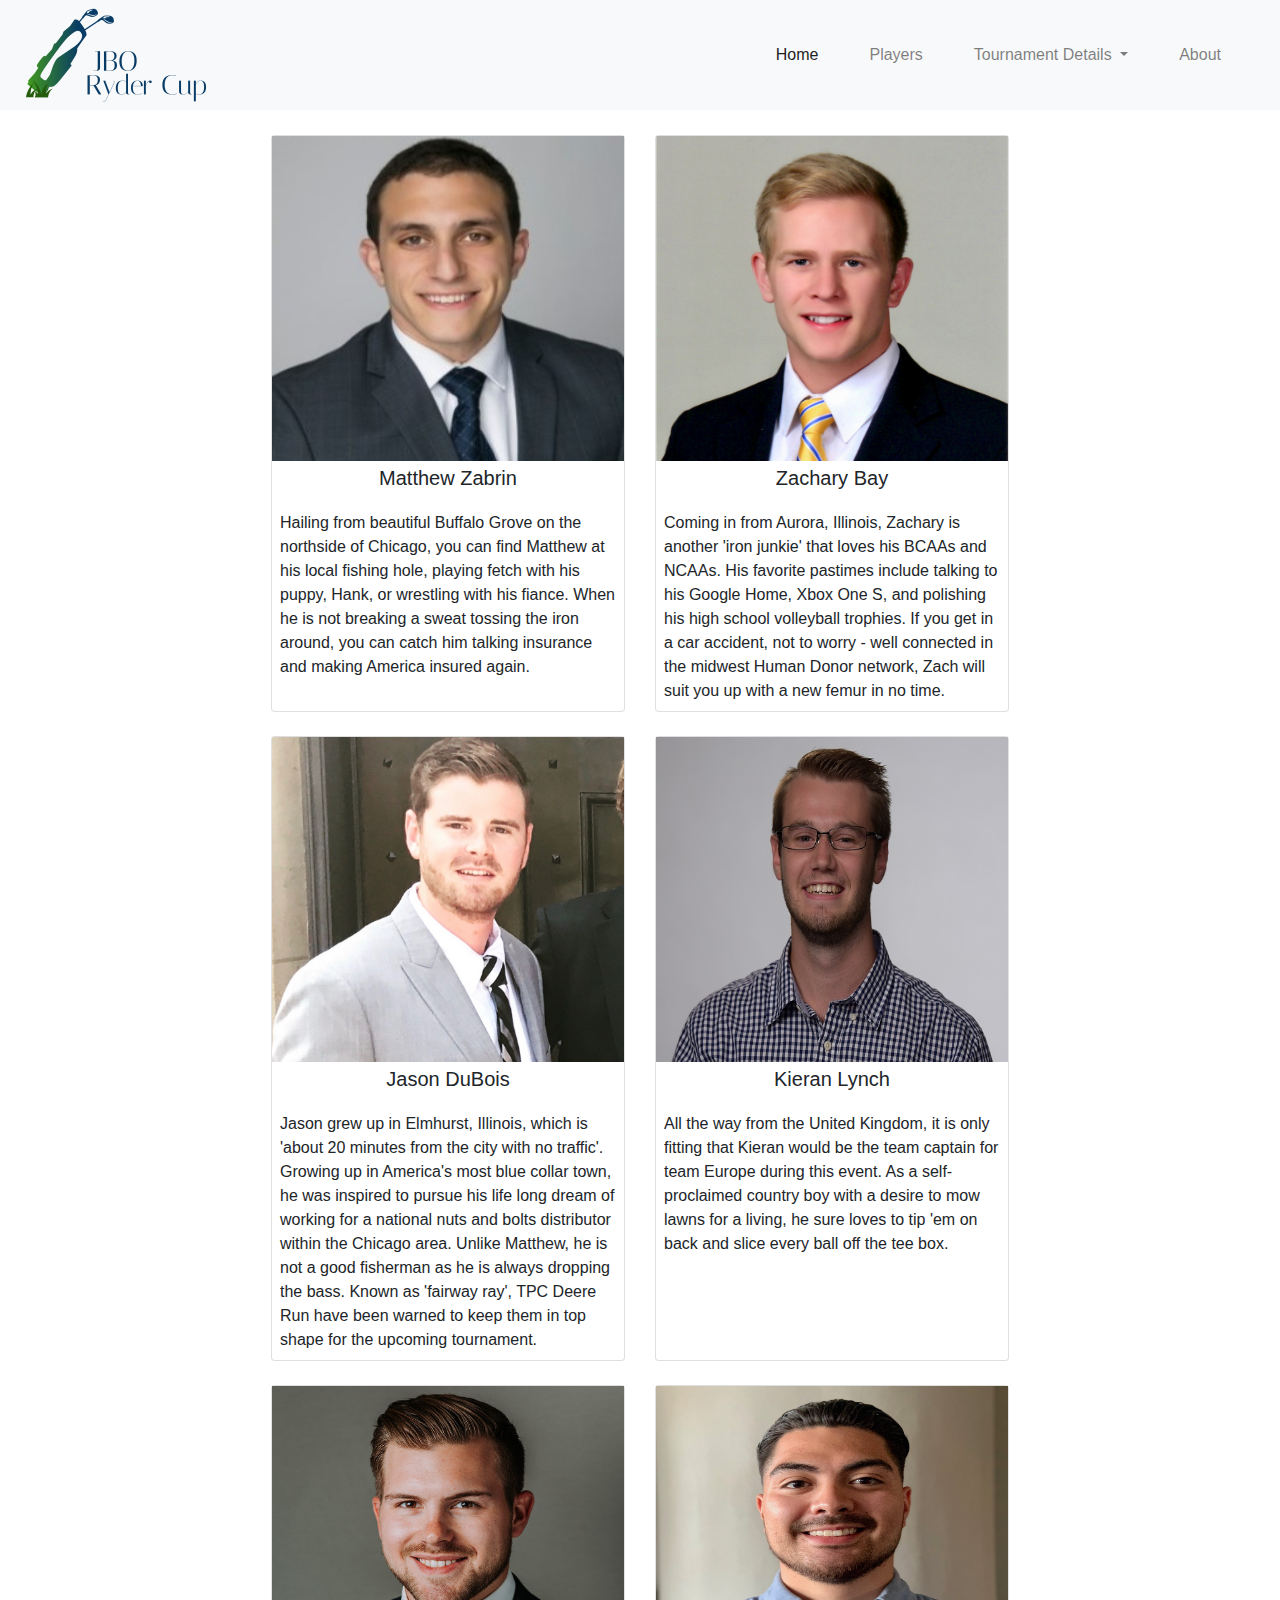
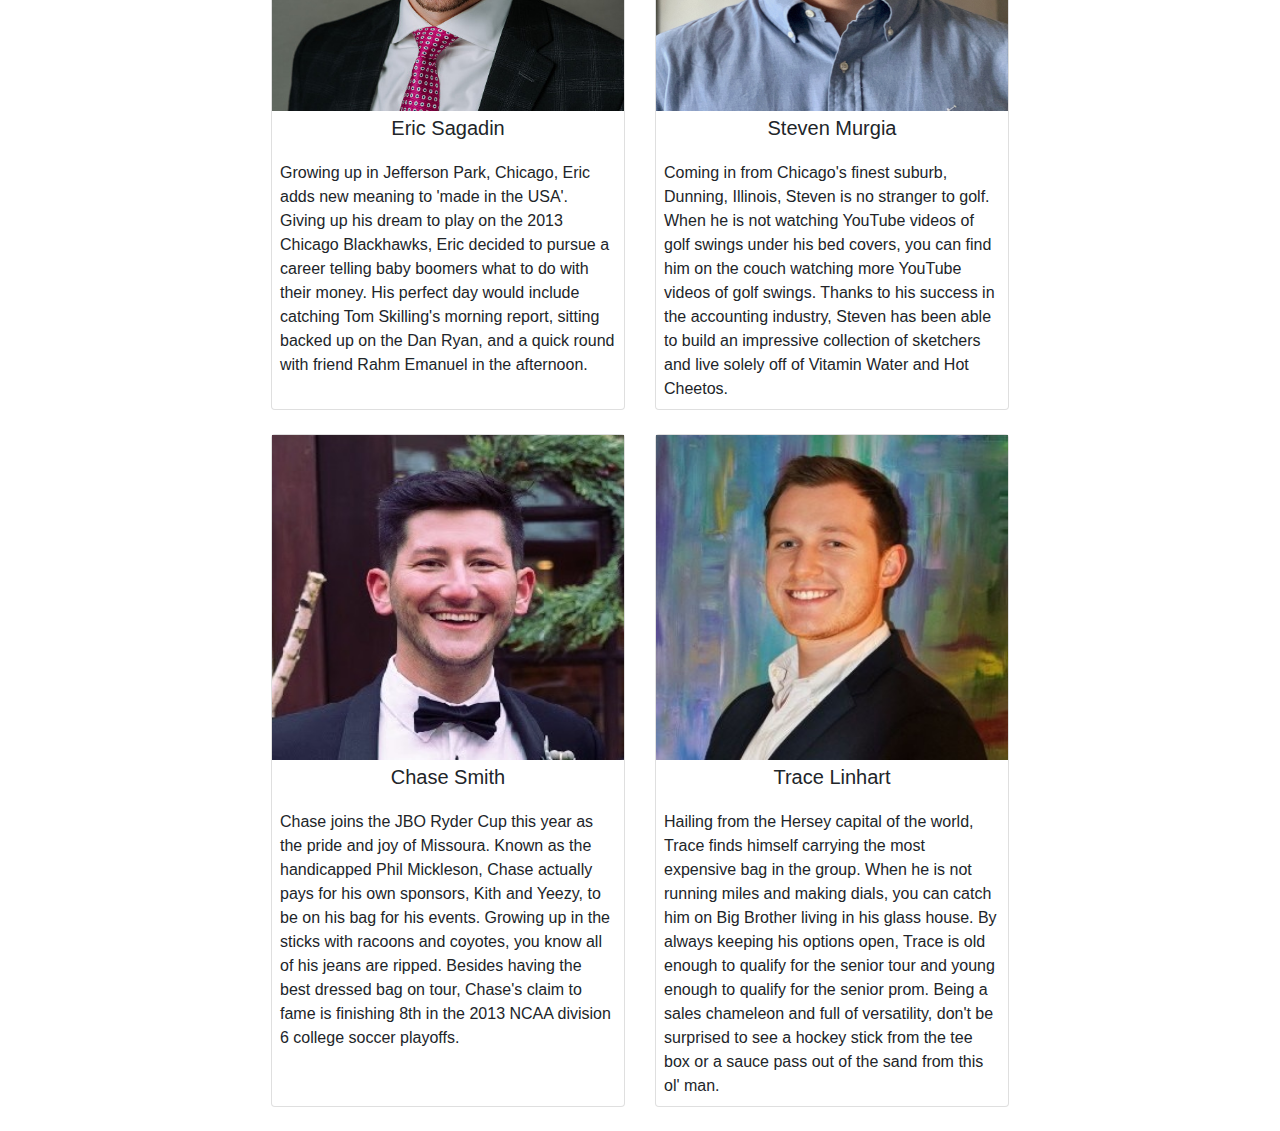
<file: players.html>
<!DOCTYPE html>
<html lang="en">

<head>
    <meta charset="UTF-8">
    <meta name="viewport" content="width=device-width, initial-scale=1.0">
    <link rel="stylesheet" href="https://stackpath.bootstrapcdn.com/bootstrap/4.5.1/css/bootstrap.min.css"
        crossorigin="anonymous">
    <link rel="stylesheet" href="styles.css">
    <title>2020 Players</title>
</head>

<body>
    <nav class="navbar navbar-expand-lg navbar-light bg-light">
        <a class="navbar-brand" href="./index.html"><img class="brand" src="./assets/logo.png"></a>
        <button class="navbar-toggler" type="button" data-toggle="collapse" data-target="#navbarSupportedContent"
            aria-controls="navbarSupportedContent" aria-expanded="false" aria-label="Toggle navigation">
            <span class="navbar-toggler-icon"></span>
        </button>
        <div class="collapse navbar-collapse" id="navbarSupportedContent">
            <ul class="navbar-nav ml-auto">
                <li class="nav-item active">
                    <a class="nav-link" href="./index.html">Home<span class="sr-only">(current)</span></a>
                </li>
                <li class="nav-item">
                    <a class="nav-link" href="./players.html">Players</a>
                </li>
                <li class="nav-item dropdown">
                    <a class="nav-link dropdown-toggle" href="#" id="navbarDropdown" role="button"
                        data-toggle="dropdown" aria-haspopup="true" aria-expanded="false">
                        Tournament Details
                    </a>
                    <div class="dropdown-menu" aria-labelledby="navbarDropdown">
                        <a class="dropdown-item" href="./courses.html">Golf Courses</a>
                        <a class="dropdown-item" href="./hospitality.html">Hospitality</a>
                    </div>
                </li>
                <li class="nav-item">
                    <a class="nav-link" href="./about.html">About</a>
                </li>
            </ul>
        </div>
    </nav>

    <!-- players -->
    <div class="row row-cols-1 row-cols-md-2 player-cards" id="playersPage">
        <div class="col mb-4">
            <div class="card h-100">
                <img src="./assets/chewyS.jpg" class="playersImg" alt="mathew zabrin">
                <h5 class="names">Matthew Zabrin</h5>
                <div class="bio">Hailing from beautiful Buffalo Grove on the northside of Chicago, you can find Matthew at his local fishing hole, playing fetch with his puppy, Hank, or wrestling with his fiance. When he is not breaking a sweat tossing the iron around, you can catch him talking insurance and making America insured again. </div>
            </div>
        </div>
        <div class="col mb-4">
            <div class="card h-100">
                <img src="./assets/bayS.jpg" class="playersImg" alt="zach bay">
                <div class="">
                    <h5 class="names">Zachary Bay</h5>
                </div>
                <div class="bio">Coming in from Aurora, Illinois, Zachary is another 'iron junkie' that loves his BCAAs and NCAAs. His favorite pastimes include talking to his Google Home, Xbox One S, and polishing his high school volleyball trophies. If you get in a car accident, not to worry - well connected in the midwest Human Donor network, Zach will suit you up with a new femur in no time.</div>
            </div>
        </div>
        <div class="col mb-4">
            <div class="card h-100">
                <img src="./assets/duboisS.jpg" class="playersImg" alt="jason dubois">
                <div class="">
                    <h5 class="names">Jason DuBois</h5>
                </div>
                <div class="bio">Jason grew up in Elmhurst, Illinois, which is 'about 20 minutes from the city with no traffic'. Growing up in America's most blue collar town, he was inspired to pursue his life long dream of working for a national nuts and bolts distributor within the Chicago area. Unlike Matthew, he is not a good fisherman as he is always dropping the bass. Known as 'fairway ray', TPC Deere Run have been warned to keep them in top shape for the upcoming tournament.</div>
            </div>
        </div>
        <div class="col mb-4">
            <div class="card h-100">
                <img src="./assets/KieranHeadshot.jpg" class="playersImg" alt="kieran lynch">
                <div class="">
                    <h5 class="names">Kieran Lynch</h5>
                </div>
                <div class="bio">All the way from the United Kingdom, it is only fitting that Kieran would be the team captain for team Europe during this event. As a self-proclaimed country boy with a desire to mow lawns for a living, he sure loves to tip 'em on back and slice every ball off the tee box.</div>
            </div>
        </div>
        <div class="col mb-4">
            <div class="card h-100">
                <img src="./assets/ericS.jpg" class="playersImg" alt="eric sagadin">
                <div class="">
                    <h5 class="names">Eric Sagadin</h5>
                </div>
                <div class="bio">Growing up in Jefferson Park, Chicago, Eric adds new meaning to 'made in the USA'. Giving up his dream to play on the 2013 Chicago Blackhawks, Eric decided to pursue a career telling baby boomers what to do with their money. His perfect day would include catching Tom Skilling's morning report, sitting backed up on the Dan Ryan, and a quick round with friend Rahm Emanuel in the afternoon.</div>
            </div>
        </div>
        <div class="col mb-4">
            <div class="card h-100">
                <img src="./assets/murg.jpg" class="playersImg" alt="steven murgia">
                <div class="">
                    <h5 class="names">Steven Murgia</h5>
                </div>
                <div class="bio">Coming in from Chicago's finest suburb, Dunning, Illinois, Steven is no stranger to golf. When he is not watching YouTube videos of golf swings under his bed covers, you can find him on the couch watching more YouTube videos of golf swings. Thanks to his success in the accounting industry, Steven has been able to build an impressive collection of sketchers and live solely off of Vitamin Water and Hot Cheetos.</div>
            </div>
        </div>
        <div class="col mb-4">
            <div class="card h-100">
                <img src="./assets/chase.jpg" class="playersImg" alt="...">
                <div class="">
                    <h5 class="names">Chase Smith</h5>
                </div>
                <div class="bio">Chase joins the JBO Ryder Cup this year as the pride and joy of Missoura. Known as the handicapped Phil Mickleson, Chase actually pays for his own sponsors, Kith and Yeezy, to be on his bag for his events. Growing up in the sticks with racoons and coyotes, you know all of his jeans are ripped. Besides having the best dressed bag on tour, Chase's claim to fame is finishing 8th in the 2013 NCAA division 6 college soccer playoffs. </div>
            </div>
        </div>
        <div class="col mb-4">
            <div class="card h-100">
                <img src="./assets/Trace.jpg" class="playersImg" alt="...">
                <div class="card-body">
                    <h5 class="names">Trace Linhart</h5>
                </div>
                <div class="bio">Hailing from the Hersey capital of the world, Trace finds himself carrying the most expensive bag in the group. When he is not running miles and making dials, you can catch him on Big Brother living in his glass house. By always keeping his options open, Trace is old enough to qualify for the senior tour and young enough to qualify for the senior prom. Being a sales chameleon and full of versatility, don't be surprised to see a hockey stick from the tee box or a sauce pass out of the sand from this ol' man. </div>
            </div>
        </div>
    </div>



    <!-- linking jquery and everything else for bootstrap -->
    <script src="https://code.jquery.com/jquery-3.5.1.slim.min.js"
        integrity="sha384-DfXdz2htPH0lsSSs5nCTpuj/zy4C+OGpamoFVy38MVBnE+IbbVYUew+OrCXaRkfj"
        crossorigin="anonymous"></script>
    <script src="https://cdn.jsdelivr.net/npm/popper.js@1.16.1/dist/umd/popper.min.js"
        integrity="sha384-9/reFTGAW83EW2RDu2S0VKaIzap3H66lZH81PoYlFhbGU+6BZp6G7niu735Sk7lN"
        crossorigin="anonymous"></script>
    <script src="https://stackpath.bootstrapcdn.com/bootstrap/4.5.1/js/bootstrap.min.js"
        integrity="sha384-XEerZL0cuoUbHE4nZReLT7nx9gQrQreJekYhJD9WNWhH8nEW+0c5qq7aIo2Wl30J"
        crossorigin="anonymous"></script>
</body>

</html>
</file>
<file: styles.css>
.hp-img-title {
    text-align: center;
    font-size: 35px;
    font-weight: 600;
    position: absolute;
    top: 60%;
    left: 40%;
    transform: translate(-50%, -50%);
}

.media-hp {
    z-index: -2;
}

#homepage-img {
    z-index: -1;
}

.nav-item {
    margin-right: 35px;
}

.homeInfo {
    margin-right: auto;
    margin-left: auto;
}

.player-cards {
    margin-top: 25px;
    width: 60%;
    margin-left: auto;
    margin-right: auto;
}

.bio{
    padding: 8px;
}

.card-img-top {
    margin-top: 90px;
    height: 270px;
}

.card-body {
    padding: 0;
}

.card-text {
    text-align: center;
}

.player {
    border: none;
}

.names {
    text-align: center;
    padding: 5px;
}

button {
    border-radius: 10px;
    margin: 10px;
    padding: 5px;
    text-align: center;
    background-color:blue;
    color: white;
    font-size: 10px;
}

#playersButton {
    text-align: center;
}

h6 {
    margin-bottom: 0;
}

.card-title {
    position: absolute;
    top: 16%;
    left: 50%;
    transform: translate(-50%, -50%);
    text-align: center;
    color: black;
}

h4 {
    text-align: center;
    margin-top: 10px;
}

.teamOne {
    background-image: url("./assets/usaFlag.png");
    background-size: 101%;
}

.teamTwo {
    background-image: url("./assets/euro.png");
    background-size: 100%;
}

.teamUSA {
    width: 40px;
}

#meetThePlayers {
    padding-top: 30px;
}

#howInfo {
    text-align: center;
    padding: 30px;
}

.PromoBoxedThumb {
    border: solid;
    width: 70%;
    margin-left: auto;
    margin-right: auto;
    text-align: center;
}

.howItWorksImg {
    width: 100px;
    height: 100px;
    margin-left: auto;
    margin-right: auto;
    text-align: center;
}

.carousel-item{
    height: 600px;
} 

.carousel-item img{
    height: 600px;
}

.TPCLOGO {
    height: 40px !important;
    border-radius: 10px;
    opacity: 60%;
}

.courseTitle {
    text-align: center;
    padding: 10px;
    margin-top: 10px;
}

.courseHeader {
    text-align: center;
    padding: 15px;
    margin-top: 10px;
}

#deereRunInfo {
    border: solid;
    width: auto;
    margin-top: 15px;
    margin-bottom: 15px;
}

.byronImg {
    width: 250px;
    height: 250px;
    margin-top: 10px;
}

#byronHills {
    border: solid;
    width: auto;
    margin-top: 15px;
    margin-bottom: 15px;
    padding-bottom: 5px;
}

/* accomodations */
#houseTitle{
    text-align: center;
    margin-bottom: 15px;
}

.houseImg{
    width: auto;
    margin-bottom: 15px;
}

#directions{
    border: solid;
    padding: 5px;
}

#houseDetails{
    margin: 10px;
}

.houseHeadings {
    text-decoration: underline;
}

/* about page */

#aboutSection{
    border: solid;
    background-color: rgba(255, 255, 255, 0.516);
    top: 25em;
    left: 8em;
    text-align: center;
    margin-top: 250px;
}

#aboutField {
    background-image: url("./assets/aboutimg.jpg");
  /* Background image is centered vertically and horizontally at all times */
  
  /* Background image doesn't tile */
  background-repeat: no-repeat;
  
  /* Background image is fixed in the viewport so that it doesn't move when 
     the content's height is greater than the image's height */
  background-attachment: fixed;
  
  /* This is what makes the background image rescale based
     on the container's size */
  background-size: cover;
  
  /* Set a background color that will be displayed
     while the background image is loading */
  background-color: #464646;
}

#aboutInfo{
    text-align: center;
}

@media (min-width: 991px) {
    .navbar {
        height: 110px;
    }
    .playersImg {
        height: 325px;
    }
    .homepagePlayers {
        height: 325px;
    }
} 

@media (max-width: 450px) {
    .hp-img-title {
        font-size: 20px;
    }
    #playersPage {
        width: 90%;
    }
    .homepagePlayers {
        height: 195px;
    }
    .playersImg {
        height: 270px;
    }
    .carousel-item{
        height: 250px;
    } 
    .carousel-item img{
        height: 250px;
    }
    iframe{
        width: 330px;
    }
    #videos{
        text-align: center;
    }
    #deereRunInfo{
        margin: 15px 5px 0px 5px;
    }
    #byronPics {
        text-align: center;
    }
    .byronImg{
        width: 330px;
    }
    #byronHills{
        margin: 15px 5px 10px 5px;
    }
    .brand {
        height: 140px;
    }
    #houseDetails{
        display: block;
    }
    #aboutField{
        height: 100%;
    }
    #aboutSection{
        margin-top: 80px;
    }
}
</file>
